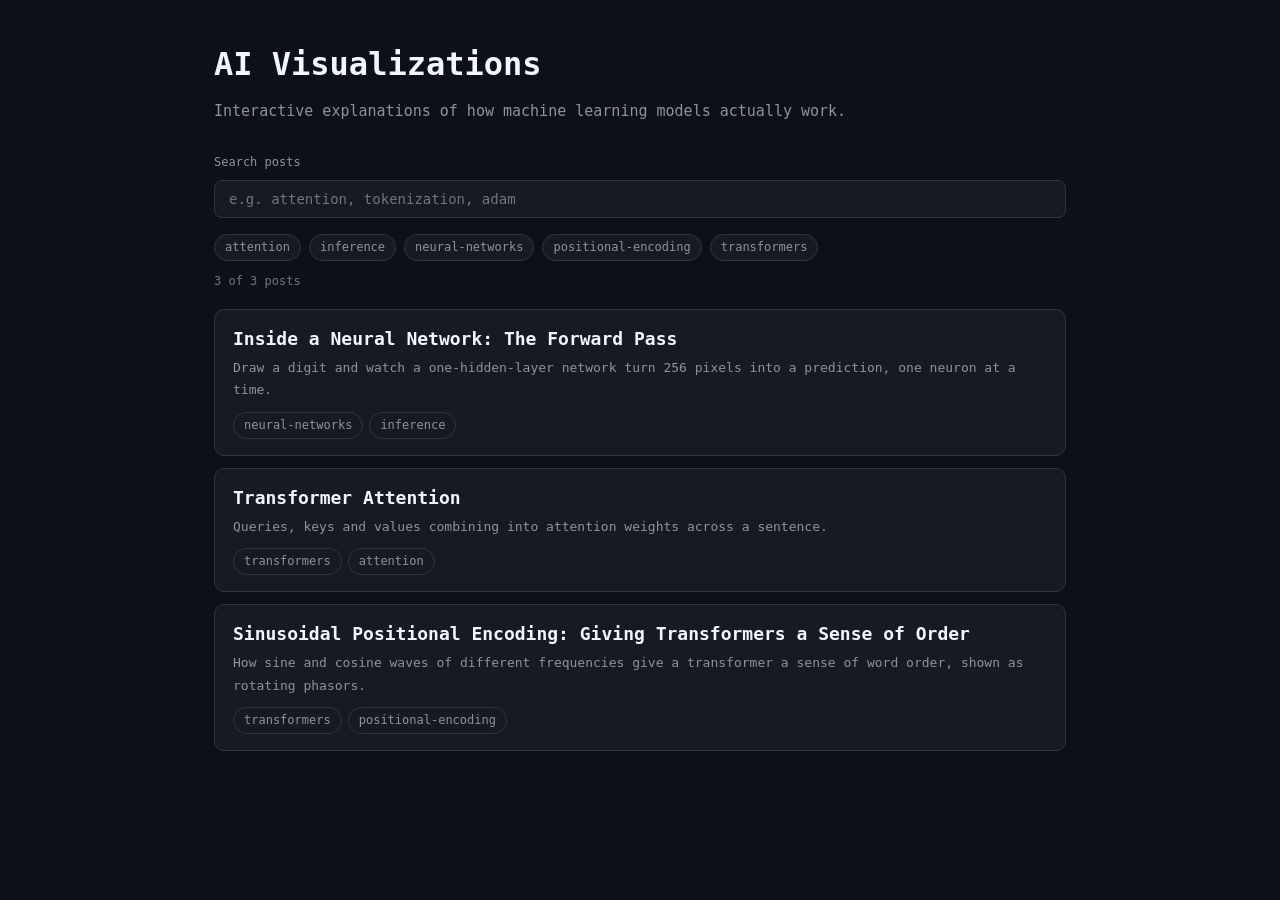
<file: index.html>
<!DOCTYPE html>
<html lang="en">
<head>
<meta charset="UTF-8">
<meta name="viewport" content="width=device-width, initial-scale=1">
<title>AI Visualizations</title>
<link rel="stylesheet" href="assets/blog.css">
</head>
<body>
<main id="home">
  <h1>AI Visualizations</h1>
  <p class="tagline">Interactive explanations of how machine learning models actually work.</p>

  <label class="search-label" for="search">Search posts</label>
  <input type="search" id="search" class="search" placeholder="e.g. attention, tokenization, adam" autocomplete="off">

  <div id="tag-bar" class="tag-bar"></div>
  <p id="result-count" class="result-count"></p>

  <div id="post-list" class="post-list"></div>

  <noscript>
    <p class="empty">Post search and tag filtering need JavaScript. Browse the folders directly instead.</p>
  </noscript>
</main>

<script defer src="assets/posts.js"></script>
<script defer src="assets/home.js"></script>
</body>
</html>
</file>
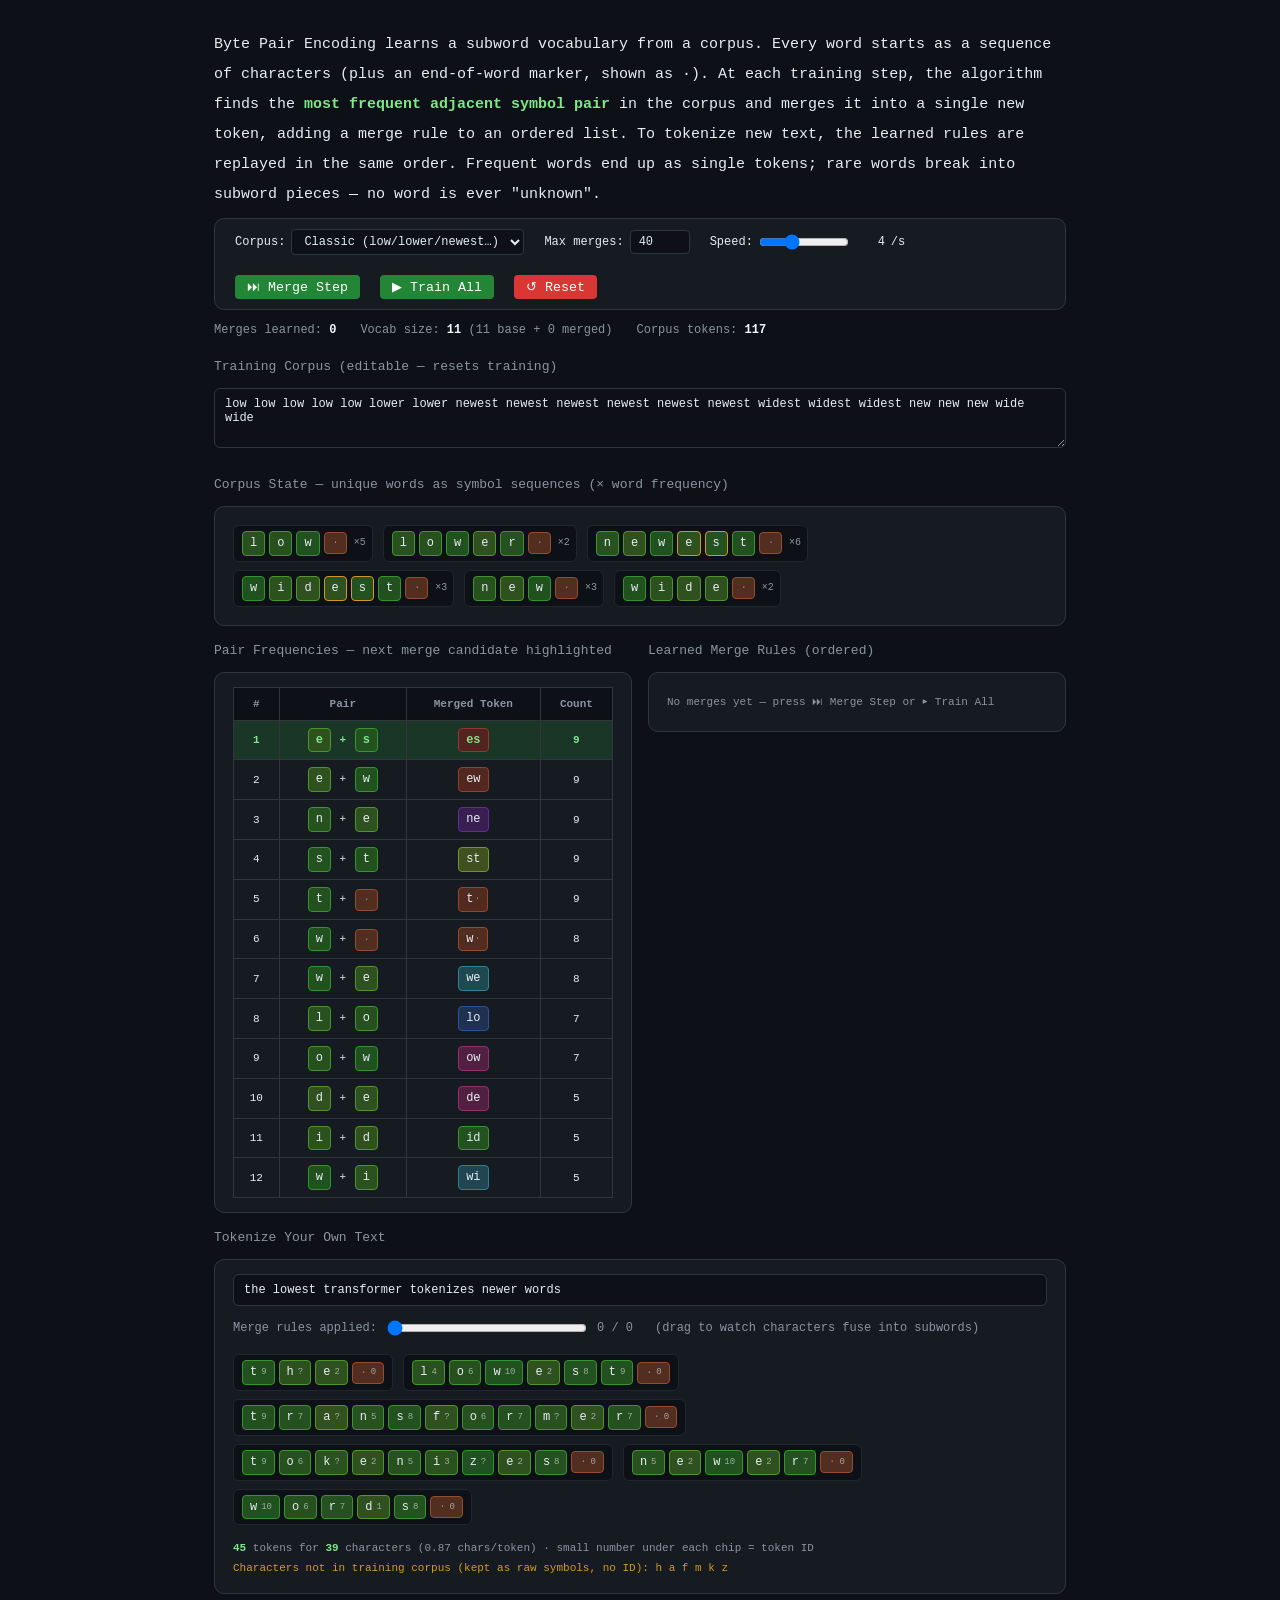
<file: bpe-tokenization/index.html>
<!DOCTYPE html>
<html lang="en">
<head>
<meta charset="UTF-8">
<title>AI Visualizations</title>
<link rel="stylesheet" href="../assets/blog.css">
<script defer src="../assets/posts.js"></script>
<script defer src="../assets/post-header.js"></script>
<style>
/* Post-specific. blog.css provides the base theme, article column and #controls. */
body { padding-bottom: 40px; }
#controls select, #controls input[type=number] { background: #0d1117; border: 1px solid #30363d; color: #e6edf3; padding: 4px 8px; border-radius: 4px; font-family: monospace; font-size: 12px; }
#controls input[type=number] { width: 60px; }
#controls button.reset { background: #da3633; }
#controls button.reset:hover { background: #f85149; }
.section { margin: 12px 0; }
.section-title { font-size: 13px; color: #8b949e; margin-bottom: 8px; }
.panel { background: #161b22; border: 1px solid #30363d; border-radius: 10px; padding: 14px 18px; }
textarea, input[type=text] {
  background: #0d1117; border: 1px solid #30363d; color: #e6edf3; padding: 8px 10px;
  border-radius: 6px; font-family: monospace; font-size: 12px; width: 100%; resize: vertical;
}
textarea:focus, input[type=text]:focus { outline: 1px solid #238636; }
.chip {
  display: inline-flex; align-items: center; padding: 3px 7px; border-radius: 4px; margin: 2px;
  font-size: 12px; border: 1px solid transparent; line-height: 1.4; white-space: pre;
}
.chip .eow { opacity: 0.45; font-size: 10px; margin-left: 1px; }
.chip.just-merged { border-color: #3fb950; box-shadow: 0 0 6px rgba(63,185,80,0.5); }
.chip.pair-hl { border-color: #d29922; }
.word-block { display: inline-flex; align-items: center; margin: 4px 10px 4px 0; padding: 3px 6px; background: #0d1117; border: 1px solid #21262d; border-radius: 6px; }
.word-freq { font-size: 10px; color: #8b949e; margin-left: 5px; }
.rule-chip {
  display: inline-flex; align-items: center; gap: 4px; padding: 3px 8px; margin: 3px;
  background: #0d1117; border: 1px solid #30363d; border-radius: 4px; font-size: 11px;
}
.rule-chip .rule-idx { color: #8b949e; font-size: 10px; }
.rule-chip.latest { border-color: #3fb950; }
table.pairs { border-collapse: collapse; font-size: 11px; width: 100%; }
table.pairs th, table.pairs td { padding: 5px 10px; border: 1px solid #30363d; text-align: center; }
table.pairs th { background: #0d1117; color: #8b949e; }
table.pairs tr.best td { background: rgba(35,134,54,0.25); color: #7ee787; font-weight: bold; }
#status-bar { display: flex; gap: 24px; flex-wrap: wrap; font-size: 12px; margin: 8px 0; color: #8b949e; }
#status-bar b { color: #f0f6fc; }
.stats { font-size: 11px; color: #8b949e; margin-top: 10px; line-height: 1.8; }
.stats b { color: #7ee787; }
.two-col { display: flex; gap: 16px; flex-wrap: wrap; }
.two-col > div { flex: 1 1 380px; }
#tok-slider-wrap { display: flex; align-items: center; gap: 10px; font-size: 12px; margin: 10px 0; color: #8b949e; }
#tok-slider-wrap input[type=range] { width: 200px; }
.msg { font-size: 11px; color: #d29922; margin-top: 6px; }
.tok-id { font-size: 9px; opacity: 0.6; margin-left: 4px; }
</style>
</head>
<body>
<article id="post">
  <p>
    Byte Pair Encoding learns a subword vocabulary from a corpus. Every word starts as a sequence of characters
    (plus an end-of-word marker, shown as <span style="color:#e6edf3">·</span>). At each training step, the algorithm finds the
    <strong style="color:#7ee787">most frequent adjacent symbol pair</strong> in the corpus and merges it into a single new token,
    adding a merge rule to an ordered list. To tokenize new text, the learned rules are replayed in the same order.
    Frequent words end up as single tokens; rare words break into subword pieces — no word is ever "unknown".
  </p>

<div id="controls">
  <label>Corpus: <select id="corpusSelect">
    <option value="classic">Classic (low/lower/newest…)</option>
    <option value="transformer">Transformer-ish</option>
    <option value="code">Code-like</option>
    <option value="custom">Custom (edit below)</option>
  </select></label>
  <label>Max merges: <input type="number" id="maxMerges" value="40" min="1" max="200"></label>
  <label>Speed: <input type="range" id="speedSlider" min="1" max="10" value="4" style="width:90px"><span id="speedVal">4</span>/s</label>
  <button id="stepBtn">⏭ Merge Step</button>
  <button id="trainBtn">▶ Train All</button>
  <button class="reset" id="resetBtn">↺ Reset</button>
</div>

<div id="status-bar">
  <span>Merges learned: <b id="st-merges">0</b></span>
  <span>Vocab size: <b id="st-vocab">0</b> (<span id="st-base">0</span> base + <span id="st-learned">0</span> merged)</span>
  <span>Corpus tokens: <b id="st-corpus-tokens">0</b></span>
  <span id="st-msg" style="color:#d29922"></span>
</div>

<div class="section">
  <div class="section-title">Training Corpus (editable — resets training)</div>
  <textarea id="corpusText" rows="3" spellcheck="false"></textarea>
</div>

<div class="section">
  <div class="section-title">Corpus State — unique words as symbol sequences (× word frequency)</div>
  <div class="panel" id="corpus-state"></div>
</div>

<div class="section two-col">
  <div>
    <div class="section-title">Pair Frequencies — next merge candidate highlighted</div>
    <div class="panel" id="pair-table"></div>
  </div>
  <div>
    <div class="section-title">Learned Merge Rules (ordered)</div>
    <div class="panel" id="rules-list"><span style="color:#8b949e;font-size:11px">No merges yet — press ⏭ Merge Step or ▶ Train All</span></div>
  </div>
</div>

<div class="section">
  <div class="section-title">Tokenize Your Own Text</div>
  <div class="panel">
    <input type="text" id="userText" spellcheck="false" value="the lowest transformer tokenizes newer words">
    <div id="tok-slider-wrap">
      <span>Merge rules applied:</span>
      <input type="range" id="tokSlider" min="0" max="0" value="0">
      <span id="tokSliderVal">0 / 0</span>
      <span style="margin-left:12px">(drag to watch characters fuse into subwords)</span>
    </div>
    <div id="tok-output"></div>
    <div class="stats" id="tok-stats"></div>
  </div>
</div>

</article>
<script>
// ------------------------------------------------------------------ corpora
const EOW = '</w>';
const corpora = {
  classic: 'low low low low low lower lower newest newest newest newest newest newest widest widest widest new new new wide wide',
  transformer: 'the transformer transforms tokens the tokenizer tokenizes the text attention attends to tokens the model models language learning learns the learned tokens',
  code: 'get_user set_user get_item set_item get_user_name set_user_name update_user update_item delete_user delete_item'
};

// ------------------------------------------------------------------ state
let words = [];        // [{ symbols: [...], freq }]
let rules = [];        // [[a, b], ...]  ordered merge rules
let baseVocab = [];    // base symbols
let lastMerged = null; // token string created by latest merge
let training = false, trainTimer = null;

function buildWordFreqs(text) {
  const freqs = new Map();
  text.trim().split(/\s+/).filter(w => w.length).forEach(w => freqs.set(w, (freqs.get(w) || 0) + 1));
  return [...freqs.entries()].map(([w, f]) => ({ symbols: [...w, EOW], freq: f }));
}

function countPairs() {
  const counts = new Map();
  for (const { symbols, freq } of words) {
    for (let i = 0; i < symbols.length - 1; i++) {
      const key = symbols[i] + '\u0000' + symbols[i + 1];
      counts.set(key, (counts.get(key) || 0) + freq);
    }
  }
  return [...counts.entries()]
    .map(([k, c]) => { const [a, b] = k.split('\u0000'); return { a, b, count: c }; })
    .sort((x, y) => y.count - x.count || (x.a + x.b).localeCompare(y.a + y.b));
}

function applyMerge(symbols, a, b) {
  const out = [];
  let i = 0;
  while (i < symbols.length) {
    if (i < symbols.length - 1 && symbols[i] === a && symbols[i + 1] === b) {
      out.push(a + b); i += 2;
    } else {
      out.push(symbols[i]); i += 1;
    }
  }
  return out;
}

function mergeStep() {
  const pairs = countPairs();
  const best = pairs.find(p => p.count >= 2);
  if (!best) {
    setMsg('No pair occurs more than once — training converged.');
    stopTraining();
    return false;
  }
  words = words.map(w => ({ symbols: applyMerge(w.symbols, best.a, best.b), freq: w.freq }));
  rules.push([best.a, best.b]);
  lastMerged = best.a + best.b;
  setMsg('');
  return true;
}

// ------------------------------------------------------------------ vocab & colors
function computeBaseVocab() {
  const set = new Set();
  // base = individual chars of original words + EOW
  document.getElementById('corpusText').value.trim().split(/\s+/).forEach(w => [...w].forEach(c => set.add(c)));
  set.add(EOW);
  baseVocab = [...set].sort();
}

function fullVocab() {
  return [...baseVocab, ...rules.map(([a, b]) => a + b)];
}

function tokenId(tok) {
  const v = fullVocab();
  return v.indexOf(tok);
}

function tokenColor(tok) {
  let h = 0;
  for (let i = 0; i < tok.length; i++) h = (h * 31 + tok.charCodeAt(i)) >>> 0;
  const hue = h % 360;
  return { bg: `hsl(${hue}, 45%, 22%)`, border: `hsl(${hue}, 55%, 38%)` };
}

function chipHTML(tok, extraClass = '', showId = false) {
  const { bg, border } = tokenColor(tok);
  const display = tok.replace(EOW, '<span class="eow">·</span>');
  const idPart = showId ? `<span class="tok-id">${tokenId(tok) >= 0 ? tokenId(tok) : '?'}</span>` : '';
  return `<span class="chip ${extraClass}" style="background:${bg};border-color:${extraClass ? '' : border}">${display}${idPart}</span>`;
}

// ------------------------------------------------------------------ rendering
function setMsg(m) { document.getElementById('st-msg').textContent = m; }

function renderStatus() {
  document.getElementById('st-merges').textContent = rules.length;
  document.getElementById('st-base').textContent = baseVocab.length;
  document.getElementById('st-learned').textContent = rules.length;
  document.getElementById('st-vocab').textContent = baseVocab.length + rules.length;
  const total = words.reduce((s, w) => s + w.symbols.length * w.freq, 0);
  document.getElementById('st-corpus-tokens').textContent = total;
}

function renderCorpusState() {
  const pairs = countPairs();
  const best = pairs.find(p => p.count >= 2);
  let html = '';
  for (const { symbols, freq } of words) {
    let chips = '';
    for (let i = 0; i < symbols.length; i++) {
      let cls = '';
      if (symbols[i] === lastMerged) cls = 'just-merged';
      else if (best && i < symbols.length - 1 && symbols[i] === best.a && symbols[i + 1] === best.b) cls = 'pair-hl';
      else if (best && i > 0 && symbols[i - 1] === best.a && symbols[i] === best.b) cls = 'pair-hl';
      chips += chipHTML(symbols[i], cls);
    }
    html += `<span class="word-block">${chips}<span class="word-freq">×${freq}</span></span>`;
  }
  document.getElementById('corpus-state').innerHTML = html ||
    '<span style="color:#8b949e;font-size:11px">Corpus is empty</span>';
}

function renderPairTable() {
  const pairs = countPairs().slice(0, 12);
  if (!pairs.length) {
    document.getElementById('pair-table').innerHTML = '<span style="color:#8b949e;font-size:11px">No pairs left</span>';
    return;
  }
  const bestIdx = pairs.findIndex(p => p.count >= 2);
  let html = '<table class="pairs"><tr><th>#</th><th>Pair</th><th>Merged Token</th><th>Count</th></tr>';
  pairs.forEach((p, i) => {
    const cls = i === bestIdx ? 'best' : '';
    html += `<tr class="${cls}"><td>${i + 1}</td>` +
      `<td>${chipHTML(p.a)} + ${chipHTML(p.b)}</td>` +
      `<td>${chipHTML(p.a + p.b)}</td><td>${p.count}</td></tr>`;
  });
  html += '</table>';
  document.getElementById('pair-table').innerHTML = html;
}

function renderRules() {
  if (!rules.length) {
    document.getElementById('rules-list').innerHTML =
      '<span style="color:#8b949e;font-size:11px">No merges yet — press ⏭ Merge Step or ▶ Train All</span>';
    return;
  }
  document.getElementById('rules-list').innerHTML = rules.map(([a, b], i) =>
    `<span class="rule-chip ${i === rules.length - 1 ? 'latest' : ''}">` +
    `<span class="rule-idx">${i + 1}.</span>${chipHTML(a)}+${chipHTML(b)}→${chipHTML(a + b)}</span>`
  ).join('');
}

function renderTokenize() {
  const slider = document.getElementById('tokSlider');
  const wasMax = +slider.value === +slider.max;
  slider.max = rules.length;
  if (wasMax) slider.value = rules.length;
  const k = Math.min(+slider.value, rules.length);
  document.getElementById('tokSliderVal').textContent = `${k} / ${rules.length}`;

  const text = document.getElementById('userText').value;
  const userWords = text.trim().split(/\s+/).filter(w => w.length);
  let html = '', totalTokens = 0, totalChars = 0, unknownChars = new Set();

  for (const w of userWords) {
    let symbols = [...w, EOW];
    [...w].forEach(c => { if (!baseVocab.includes(c)) unknownChars.add(c); });
    for (let r = 0; r < k; r++) symbols = applyMerge(symbols, rules[r][0], rules[r][1]);
    totalTokens += symbols.length;
    totalChars += w.length;
    html += `<span class="word-block">${symbols.map(s => chipHTML(s, '', true)).join('')}</span>`;
  }
  document.getElementById('tok-output').innerHTML = html ||
    '<span style="color:#8b949e;font-size:11px">Type some text above</span>';

  let stats = userWords.length
    ? `<b>${totalTokens}</b> tokens for <b>${totalChars}</b> characters ` +
      `(${(totalChars / Math.max(totalTokens, 1)).toFixed(2)} chars/token) · small number under each chip = token ID`
    : '';
  if (unknownChars.size) {
    stats += `<br><span style="color:#d29922">Characters not in training corpus (kept as raw symbols, no ID): ${[...unknownChars].join(' ')}</span>`;
  }
  document.getElementById('tok-stats').innerHTML = stats;
}

function renderAll() {
  renderStatus(); renderCorpusState(); renderPairTable(); renderRules(); renderTokenize();
}

// ------------------------------------------------------------------ training control
function stopTraining() {
  training = false;
  if (trainTimer) { clearInterval(trainTimer); trainTimer = null; }
  document.getElementById('trainBtn').textContent = '▶ Train All';
}

function startTraining() {
  training = true;
  document.getElementById('trainBtn').textContent = '⏸ Pause';
  const stepsPerSec = +document.getElementById('speedSlider').value;
  trainTimer = setInterval(() => {
    const maxM = +document.getElementById('maxMerges').value;
    if (rules.length >= maxM) { setMsg(`Reached max merges (${maxM}).`); stopTraining(); renderAll(); return; }
    if (!mergeStep()) { renderAll(); return; }
    renderAll();
  }, 1000 / stepsPerSec);
}

function reset() {
  stopTraining();
  rules = []; lastMerged = null;
  words = buildWordFreqs(document.getElementById('corpusText').value);
  computeBaseVocab();
  setMsg('');
  document.getElementById('tokSlider').value = 0;
  renderAll();
}

// ------------------------------------------------------------------ events
document.getElementById('corpusSelect').addEventListener('change', e => {
  if (e.target.value !== 'custom') {
    document.getElementById('corpusText').value = corpora[e.target.value];
  }
  reset();
});
document.getElementById('corpusText').addEventListener('input', () => {
  document.getElementById('corpusSelect').value = 'custom';
  reset();
});
document.getElementById('stepBtn').addEventListener('click', () => {
  stopTraining();
  const maxM = +document.getElementById('maxMerges').value;
  if (rules.length >= maxM) { setMsg(`Reached max merges (${maxM}).`); return; }
  mergeStep(); renderAll();
});
document.getElementById('trainBtn').addEventListener('click', () => {
  if (training) { stopTraining(); return; }
  startTraining();
});
document.getElementById('resetBtn').addEventListener('click', reset);
document.getElementById('speedSlider').addEventListener('input', e => {
  document.getElementById('speedVal').textContent = e.target.value;
  if (training) { stopTraining(); startTraining(); }
});
document.getElementById('tokSlider').addEventListener('input', renderTokenize);
document.getElementById('userText').addEventListener('input', renderTokenize);
document.getElementById('maxMerges').addEventListener('input', () => setMsg(''));

// ------------------------------------------------------------------ init
document.getElementById('corpusText').value = corpora.classic;
reset();
</script>
</body>
</html>
</file>
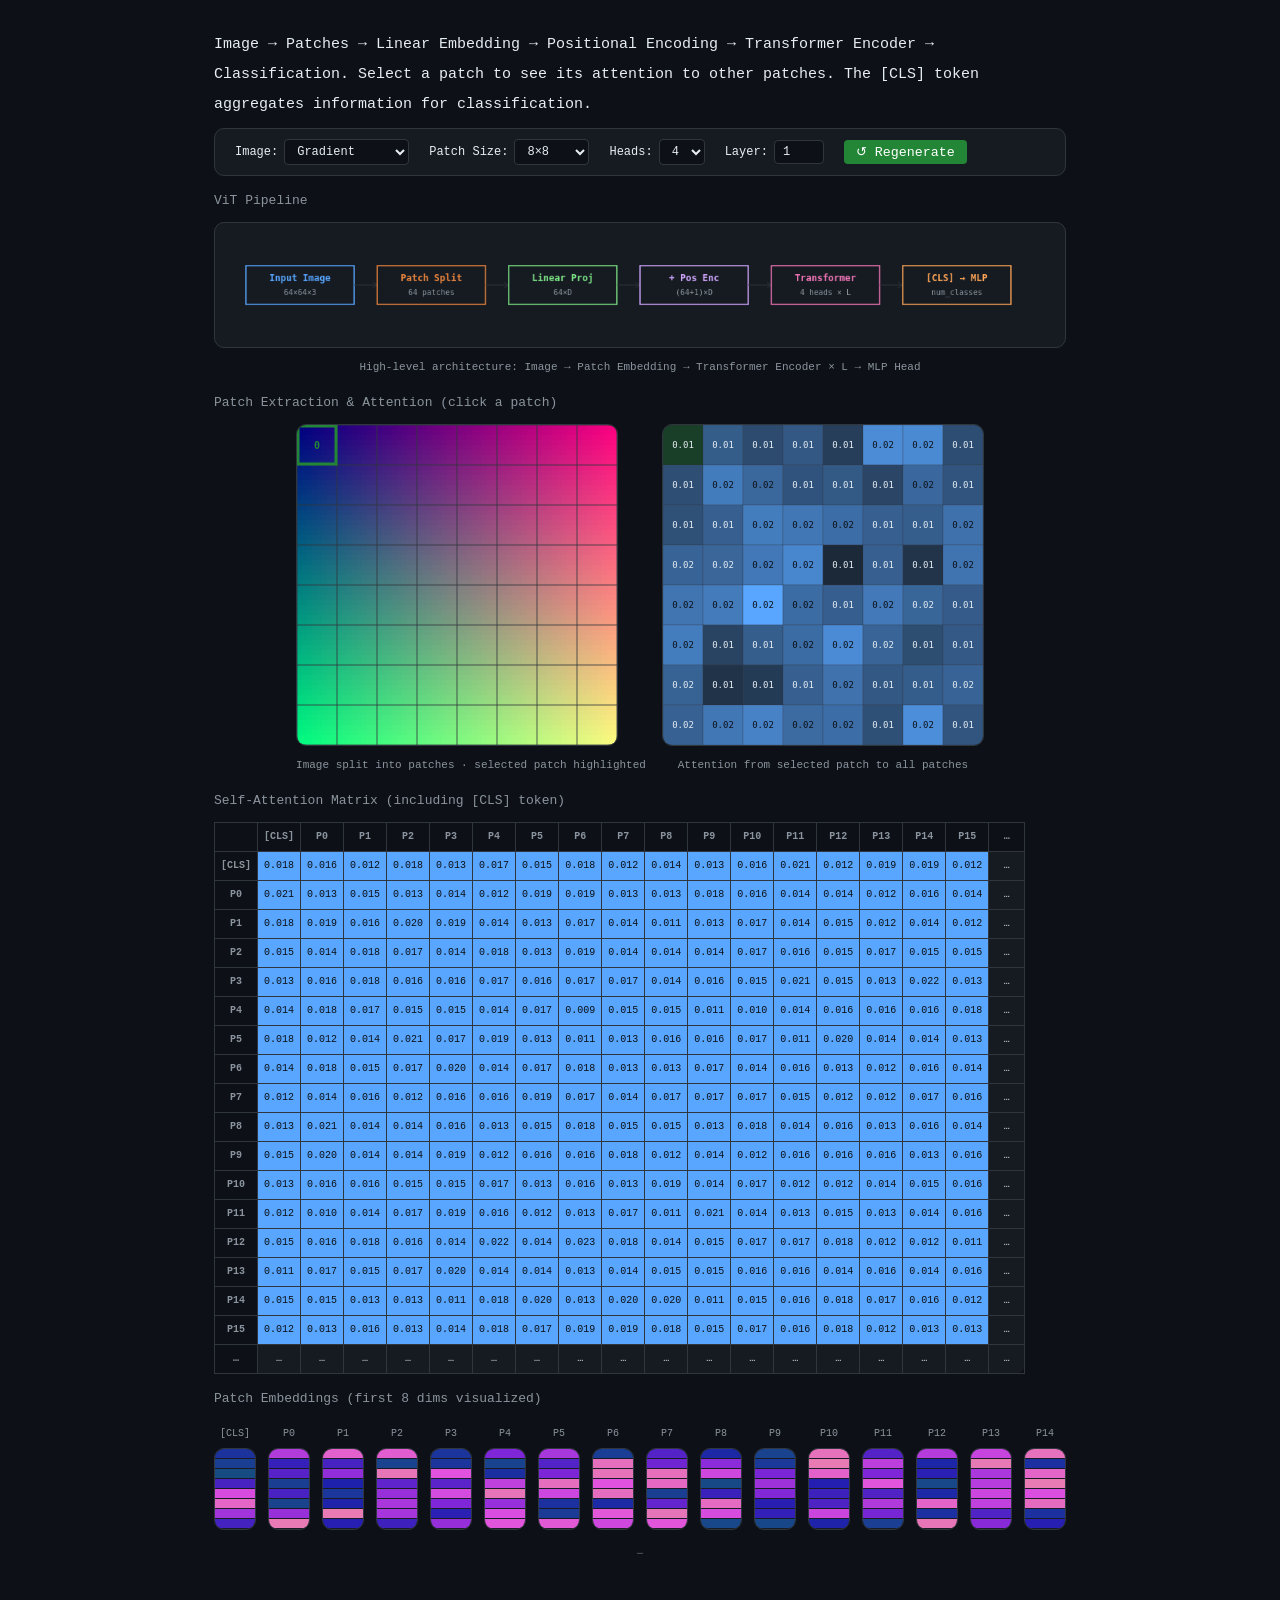
<file: vision-transformer/index.html>
<!DOCTYPE html>
<html lang="en">
<head>
<meta charset="UTF-8">
<title>AI Visualizations</title>
<link rel="stylesheet" href="../assets/blog.css">
<script defer src="../assets/posts.js"></script>
<script defer src="../assets/post-header.js"></script>
<style>
/* Post-specific. blog.css provides the base theme, article column and #controls. */
body { padding-bottom: 40px; }
#controls select, #controls input[type=number] { background: #0d1117; border: 1px solid #30363d; color: #e6edf3; padding: 4px 8px; border-radius: 4px; font-family: monospace; font-size: 12px; }
#controls input[type=number] { width: 50px; }
.section { margin: 12px 0; }
.section-title { font-size: 13px; color: #8b949e; margin-bottom: 8px; }
canvas { position: static; max-width: 100%; background: #161b22; border: 1px solid #30363d; border-radius: 10px; }
.container { display: flex; gap: 16px; flex-wrap: wrap; justify-content: center; }
.info { text-align: center; margin-top: 8px; font-size: 11px; color: #8b949e; }
#pipeline { overflow-x: auto; }
#pipeline-canvas { min-width: 100%; }
.attn-wrap { display: flex; gap: 16px; flex-wrap: wrap; justify-content: center; align-items: flex-start; }
#patch-canvas { cursor: crosshair; }
#attn-matrix { border-collapse: collapse; font-size: 10px; background: #161b22; border: 1px solid #30363d; border-radius: 10px; }
#attn-matrix th, #attn-matrix td { padding: 4px 6px; border: 1px solid #30363d; text-align: center; min-width: 36px; }
#attn-matrix th { background: #0d1117; color: #8b949e; }
#embeddings { display: flex; gap: 12px; flex-wrap: wrap; justify-content: center; margin-top: 12px; }
.emb-block { text-align: center; }
.emb-label { font-size: 10px; color: #8b949e; margin-bottom: 4px; }
</style>
</head>
<body>
<article id="post">
  <p>Image → Patches → Linear Embedding → Positional Encoding → Transformer Encoder → Classification. Select a patch to see its attention to other patches. The [CLS] token aggregates information for classification.</p>
<div id="controls">
  <label>Image: <select id="imageSelect">
    <option value="gradient">Gradient</option>
    <option value="checkerboard">Checkerboard</option>
    <option value="circles">Circles</option>
    <option value="noise">Random Noise</option>
    <option value="stripes">Stripes</option>
  </select></label>
  <label>Patch Size: <select id="patchSize">
    <option value="4">4×4</option>
    <option value="8" selected>8×8</option>
    <option value="16">16×16</option>
  </select></label>
  <label>Heads: <select id="numHeads">
    <option value="1">1</option>
    <option value="2">2</option>
    <option value="4" selected>4</option>
  </select></label>
  <label>Layer: <input type="number" id="layerIdx" value="1" min="1" max="6"></label>
  <button id="regenerate">↺ Regenerate</button>
</div>

<div class="section">
  <div class="section-title">ViT Pipeline</div>
  <div id="pipeline"><canvas id="pipeline-canvas" width="1100" height="160"></canvas></div>
  <div class="info">High-level architecture: Image → Patch Embedding → Transformer Encoder × L → MLP Head</div>
</div>

<div class="section">
  <div class="section-title">Patch Extraction & Attention (click a patch)</div>
  <div class="attn-wrap">
    <div>
      <canvas id="patch-canvas" width="320" height="320"></canvas>
      <div class="info">Image split into patches · selected patch highlighted</div>
    </div>
    <div>
      <canvas id="attn-canvas" width="320" height="320"></canvas>
      <div class="info">Attention from selected patch to all patches</div>
    </div>
  </div>
</div>

<div class="section">
  <div class="section-title">Self-Attention Matrix (including [CLS] token)</div>
  <div style="overflow-x:auto;" id="matrix-container"></div>
</div>

<div class="section">
  <div class="section-title">Patch Embeddings (first 8 dims visualized)</div>
  <div id="embeddings"></div>
</div>

</article>
<script>
const IMG_SIZE = 64;
let patchSize = 8, numHeads = 4, selectedPatch = 0;
let imageData = null, patches = [], numPatches = 0, gridSize = 0;
let attentionWeights = [], embeddings = [];

function generateImage(type) {
  const c = document.createElement('canvas');
  c.width = c.height = IMG_SIZE;
  const ctx = c.getContext('2d');
  const id = ctx.createImageData(IMG_SIZE, IMG_SIZE);
  for (let y = 0; y < IMG_SIZE; y++) for (let x = 0; x < IMG_SIZE; x++) {
    const i = (y * IMG_SIZE + x) * 4;
    let r, g, b;
    if (type === 'gradient') { r = (x / IMG_SIZE) * 255; g = (y / IMG_SIZE) * 255; b = 128; }
    else if (type === 'checkerboard') { const v = ((Math.floor(x / 8) + Math.floor(y / 8)) % 2) * 255; r = g = b = v; }
    else if (type === 'circles') { const d = Math.hypot(x - 32, y - 32); r = Math.sin(d * 0.3) * 127 + 128; g = Math.cos(d * 0.2) * 127 + 128; b = 100; }
    else if (type === 'noise') { r = Math.random() * 255; g = Math.random() * 255; b = Math.random() * 255; }
    else { r = Math.sin(x * 0.2) * 127 + 128; g = Math.sin(y * 0.15) * 127 + 128; b = 180; }
    id.data[i] = r; id.data[i+1] = g; id.data[i+2] = b; id.data[i+3] = 255;
  }
  ctx.putImageData(id, 0, 0);
  return ctx.getImageData(0, 0, IMG_SIZE, IMG_SIZE);
}

function extractPatches() {
  gridSize = IMG_SIZE / patchSize;
  numPatches = gridSize * gridSize;
  patches = [];
  for (let py = 0; py < gridSize; py++) for (let px = 0; px < gridSize; px++) {
    const patch = [];
    for (let y = 0; y < patchSize; y++) for (let x = 0; x < patchSize; x++) {
      const i = ((py * patchSize + y) * IMG_SIZE + (px * patchSize + x)) * 4;
      patch.push(imageData.data[i], imageData.data[i+1], imageData.data[i+2]);
    }
    patches.push(patch);
  }
}

function softmax(arr) {
  const max = Math.max(...arr);
  const exps = arr.map(x => Math.exp(x - max));
  const sum = exps.reduce((a, b) => a + b);
  return exps.map(x => x / sum);
}

function generateAttention() {
  const n = numPatches + 1; // +1 for [CLS]
  const dK = 8;
  attentionWeights = [];
  for (let h = 0; h < numHeads; h++) {
    const Q = Array.from({length: n}, () => Array.from({length: dK}, () => Math.random() * 2 - 1));
    const K = Array.from({length: n}, () => Array.from({length: dK}, () => Math.random() * 2 - 1));
    const scores = [];
    const scale = Math.sqrt(dK);
    for (let i = 0; i < n; i++) {
      const row = [];
      for (let j = 0; j < n; j++) {
        let dot = 0;
        for (let d = 0; d < dK; d++) dot += Q[i][d] * K[j][d];
        row.push(dot / scale);
      }
      scores.push(softmax(row));
    }
    attentionWeights.push(scores);
  }
  // Average across heads
  const avg = Array.from({length: n}, (_, i) => Array.from({length: n}, (_, j) => {
    let s = 0; for (let h = 0; h < numHeads; h++) s += attentionWeights[h][i][j];
    return s / numHeads;
  }));
  attentionWeights.avg = avg;
}

function generateEmbeddings() {
  embeddings = [];
  const dim = 8;
  for (let i = 0; i <= numPatches; i++) {
    embeddings.push(Array.from({length: dim}, () => Math.random() * 2 - 1));
  }
}

function drawPipeline() {
  const c = document.getElementById('pipeline-canvas');
  const ctx = c.getContext('2d');
  ctx.clearRect(0, 0, c.width, c.height);
  const stages = [
    { label: 'Input Image', sub: `${IMG_SIZE}×${IMG_SIZE}×3`, color: '#58a6ff' },
    { label: 'Patch Split', sub: `${numPatches} patches`, color: '#f0883e' },
    { label: 'Linear Proj', sub: `${numPatches}×D`, color: '#7ee787' },
    { label: '+ Pos Enc', sub: `(${numPatches}+1)×D`, color: '#d2a8ff' },
    { label: 'Transformer', sub: `${numHeads} heads × L`, color: '#f778ba' },
    { label: '[CLS] → MLP', sub: 'num_classes', color: '#ffa657' },
  ];
  const boxW = 140, boxH = 50, gap = 30, startX = 40, startY = 55;
  stages.forEach((s, i) => {
    const x = startX + i * (boxW + gap);
    ctx.strokeStyle = s.color; ctx.lineWidth = 1.5;
    ctx.strokeRect(x, startY, boxW, boxH);
    ctx.fillStyle = s.color; ctx.font = 'bold 12px monospace'; ctx.textAlign = 'center';
    ctx.fillText(s.label, x + boxW / 2, startY + 20);
    ctx.fillStyle = '#8b949e'; ctx.font = '10px monospace';
    ctx.fillText(s.sub, x + boxW / 2, startY + 38);
    if (i < stages.length - 1) {
      ctx.strokeStyle = '#30363d'; ctx.lineWidth = 1;
      ctx.beginPath(); ctx.moveTo(x + boxW, startY + boxH / 2);
      ctx.lineTo(x + boxW + gap, startY + boxH / 2); ctx.stroke();
      ctx.beginPath(); ctx.moveTo(x + boxW + gap - 6, startY + boxH / 2 - 4);
      ctx.lineTo(x + boxW + gap, startY + boxH / 2);
      ctx.lineTo(x + boxW + gap - 6, startY + boxH / 2 + 4); ctx.stroke();
    }
  });
}

function drawPatches() {
  const c = document.getElementById('patch-canvas');
  const ctx = c.getContext('2d');
  const scale = 320 / IMG_SIZE;
  ctx.clearRect(0, 0, 320, 320);
  // Draw image scaled up
  const tempC = document.createElement('canvas');
  tempC.width = tempC.height = IMG_SIZE;
  tempC.getContext('2d').putImageData(imageData, 0, 0);
  ctx.imageSmoothingEnabled = false;
  ctx.drawImage(tempC, 0, 0, 320, 320);
  // Draw grid
  ctx.strokeStyle = 'rgba(48,54,61,0.8)'; ctx.lineWidth = 1;
  for (let i = 0; i <= gridSize; i++) {
    const pos = i * patchSize * scale;
    ctx.beginPath(); ctx.moveTo(pos, 0); ctx.lineTo(pos, 320); ctx.stroke();
    ctx.beginPath(); ctx.moveTo(0, pos); ctx.lineTo(320, pos); ctx.stroke();
  }
  // Highlight selected patch
  const px = (selectedPatch % gridSize) * patchSize * scale;
  const py = Math.floor(selectedPatch / gridSize) * patchSize * scale;
  ctx.strokeStyle = '#238636'; ctx.lineWidth = 3;
  ctx.strokeRect(px + 1, py + 1, patchSize * scale - 2, patchSize * scale - 2);
  // Patch number
  ctx.fillStyle = '#238636'; ctx.font = 'bold 10px monospace'; ctx.textAlign = 'center';
  ctx.fillText(selectedPatch, px + patchSize * scale / 2, py + patchSize * scale / 2 + 4);
}

function drawAttention() {
  const c = document.getElementById('attn-canvas');
  const ctx = c.getContext('2d');
  const scale = 320 / IMG_SIZE;
  ctx.clearRect(0, 0, 320, 320);
  // +1 offset because index 0 is [CLS] in attention matrix
  const attnRow = attentionWeights.avg[selectedPatch + 1];
  // Get attention to patches (skip CLS at index 0)
  const patchAttn = attnRow.slice(1);
  const maxA = Math.max(...patchAttn), minA = Math.min(...patchAttn);
  const range = maxA - minA || 1;
  for (let i = 0; i < numPatches; i++) {
    const norm = (patchAttn[i] - minA) / range;
    const px = (i % gridSize) * patchSize * scale;
    const py = Math.floor(i / gridSize) * patchSize * scale;
    const alpha = 0.1 + norm * 0.9;
    ctx.fillStyle = i === selectedPatch
      ? `rgba(35,134,54,${alpha})`
      : `rgba(88,166,255,${alpha})`;
    ctx.fillRect(px, py, patchSize * scale, patchSize * scale);
    ctx.strokeStyle = 'rgba(48,54,61,0.5)'; ctx.lineWidth = 0.5;
    ctx.strokeRect(px, py, patchSize * scale, patchSize * scale);
    // Show value
    ctx.fillStyle = norm > 0.5 ? '#0d1117' : '#e6edf3';
    ctx.font = '9px monospace'; ctx.textAlign = 'center';
    ctx.fillText(patchAttn[i].toFixed(2), px + patchSize * scale / 2, py + patchSize * scale / 2 + 3);
  }
}

function drawMatrix() {
  const n = numPatches + 1;
  const avg = attentionWeights.avg;
  const labels = ['[CLS]', ...Array.from({length: numPatches}, (_, i) => `P${i}`)];
  // Only show subset if too many patches
  const show = Math.min(n, 17);
  let html = '<table id="attn-matrix"><tr><th></th>';
  for (let j = 0; j < show; j++) html += `<th>${labels[j]}</th>`;
  if (show < n) html += '<th>…</th>';
  html += '</tr>';
  for (let i = 0; i < show; i++) {
    html += `<tr><th>${labels[i]}</th>`;
    for (let j = 0; j < show; j++) {
      const v = avg[i][j];
      const t = v * numPatches; // Scale for color intensity since values sum to 1
      const intensity = Math.min(t * 3, 1);
      const r = Math.round(intensity * 88 + (1 - intensity) * 13);
      const g = Math.round(intensity * 166 + (1 - intensity) * 17);
      const b = Math.round(intensity * 255 + (1 - intensity) * 23);
      const fg = intensity > 0.6 ? '#0d1117' : '#e6edf3';
      html += `<td style="background:rgb(${r},${g},${b});color:${fg}">${v.toFixed(3)}</td>`;
    }
    if (show < n) html += '<td>…</td>';
    html += '</tr>';
  }
  if (show < n) html += `<tr><th>…</th>${'<td>…</td>'.repeat(show + 1)}</tr>`;
  html += '</table>';
  document.getElementById('matrix-container').innerHTML = html;
}

function drawEmbeddings() {
  const container = document.getElementById('embeddings');
  const show = Math.min(numPatches + 1, 16);
  let html = '';
  for (let i = 0; i < show; i++) {
    const label = i === 0 ? '[CLS]' : `P${i-1}`;
    html += `<div class="emb-block"><div class="emb-label">${label}</div><canvas class="emb-canvas" width="40" height="80" data-idx="${i}"></canvas></div>`;
  }
  if (show < numPatches + 1) html += `<div class="emb-block"><div class="emb-label">…</div></div>`;
  container.innerHTML = html;
  document.querySelectorAll('.emb-canvas').forEach(c => {
    const ctx = c.getContext('2d');
    const idx = parseInt(c.dataset.idx);
    const emb = embeddings[idx];
    const barH = 80 / emb.length;
    emb.forEach((v, d) => {
      const norm = (v + 1) / 2; // map [-1,1] to [0,1]
      ctx.fillStyle = `hsl(${210 + norm * 120}, 70%, ${30 + norm * 40}%)`;
      ctx.fillRect(0, d * barH, 40, barH - 1);
    });
  });
}

function drawAll() {
  patchSize = parseInt(document.getElementById('patchSize').value);
  numHeads = parseInt(document.getElementById('numHeads').value);
  imageData = generateImage(document.getElementById('imageSelect').value);
  extractPatches();
  selectedPatch = Math.min(selectedPatch, numPatches - 1);
  generateAttention();
  generateEmbeddings();
  drawPipeline();
  drawPatches();
  drawAttention();
  drawMatrix();
  drawEmbeddings();
}

document.getElementById('patch-canvas').addEventListener('click', e => {
  const rect = e.target.getBoundingClientRect();
  const x = e.clientX - rect.left, y = e.clientY - rect.top;
  const scale = 320 / IMG_SIZE;
  const px = Math.floor(x / (patchSize * scale));
  const py = Math.floor(y / (patchSize * scale));
  if (px >= 0 && px < gridSize && py >= 0 && py < gridSize) {
    selectedPatch = py * gridSize + px;
    drawPatches();
    drawAttention();
    drawMatrix();
  }
});

document.getElementById('imageSelect').addEventListener('change', drawAll);
document.getElementById('patchSize').addEventListener('change', drawAll);
document.getElementById('numHeads').addEventListener('change', drawAll);
document.getElementById('layerIdx').addEventListener('change', () => { generateAttention(); drawAttention(); drawMatrix(); });
document.getElementById('regenerate').addEventListener('click', drawAll);

drawAll();
</script>
</body>
</html>
</file>
<file: assets/blog.css>
/* Shared styles for the home page and post pages.
   Linked from: index.html, sinusoidal-positional-encoding-transformers/index.html */

/* ---------------------------------------------- Base */
* { margin: 0; padding: 0; box-sizing: border-box; }
body { background: #0d1117; color: #e6edf3; font-family: monospace; overflow-x: hidden; }

/* Shared content column. Widgets live inside <article id="post">, so they
   inherit this width and need no sizing of their own. */
:root {
  --content-width: 900px;
  --content-gutter: 24px;
}

/* ---------------------------------------------- Article */
#post {
  max-width: var(--content-width);
  margin: 0 auto;
  padding: 16px var(--content-gutter) 12px;
  font-size: 15px;
  color: #e6edf3;
  line-height: 2;
}
#post h1 { font-size: 32px; margin-bottom: 10px; color: #f0f6fc; }
#post h2 { font-size: 28px; margin-top: 20px; color: #f0f6fc; }
#post h3 { font-size: 21px; margin-top: 18px; color: #f0f6fc; }
#post p { margin-top: 14px; }
#post h2 + p,
#post h3 + p { margin-top: 6px; }

/* ---------------------------------------------- Controls */
#controls {
  background: #161b22; padding: 10px 20px; display: flex; gap: 20px; align-items: center; flex-wrap: wrap;
  border: 1px solid #30363d; border-radius: 10px;
  margin: 8px 0;
}
#controls label { font-size: 12px; display: flex; align-items: center; gap: 6px; }
#controls input[type=range] { width: 100px; }
#controls span { min-width: 30px; text-align: right; }
#controls button { background: #238636; border: none; color: #fff; padding: 4px 12px; border-radius: 4px; cursor: pointer; font-family: monospace; }
#controls button:hover { background: #2ea043; }

/* ---------------------------------------------- Canvas */
#canvas-wrap { overflow-x: scroll; overflow-y: hidden; position: relative; min-height: 300px; }
#spacer { height: 1px; }
canvas { display: block; position: sticky; left: 0; top: 0; }

/* ---------------------------------------------- Token text */
#text-section { padding: 12px 0; font-size: 13px; line-height: 1.8; }
#text-section .text-box { background: #161b22; border: 1px solid #30363d; border-radius: 10px; padding: 14px 18px; white-space: normal; word-wrap: break-word; }
#text-section .word { display: inline; padding: 2px 4px; border-radius: 3px; }
#text-section .word.active { background: #238636; color: #fff; }

/* ---------------------------------------------- Tags (shared) */
.tag, .tag-chip {
  display: inline-block;
  background: #161b22;
  border: 1px solid #30363d;
  border-radius: 999px;
  padding: 3px 10px;
  font-family: monospace;
  font-size: 12px;
  color: #8b949e;
  text-decoration: none;
  line-height: 1.6;
}
a.tag:hover, .tag-chip:hover { border-color: #58a6ff; color: #e6edf3; }
.tag.active, .tag-chip.active {
  background: #238636;
  border-color: #2ea043;
  color: #fff;
}
.tag-chip { cursor: pointer; }
.tag-chip.clear { background: transparent; border-style: dashed; }

/* ---------------------------------------------- Post header (from posts.js) */
#post .post-header {
  margin-bottom: 22px;
  padding-bottom: 18px;
  border-bottom: 1px solid #21262d;
}
#post .post-header h1 { margin-top: 4px; line-height: 1.25; }
#post .subtitle {
  margin-top: 8px;
  font-size: 18px;
  line-height: 1.6;
  color: #8b949e;
}
#post .post-metadata {
  display: flex;
  flex-wrap: wrap;
  gap: 8px;
  align-items: center;
  margin-top: 14px;
}
#post .back-link {
  display: inline-block;
  color: #58a6ff;
  text-decoration: none;
  font-size: 12px;
}
#post .back-link:hover { text-decoration: underline; }

/* ---------------------------------------------- Home page */
#home {
  max-width: var(--content-width);
  margin: 0 auto;
  padding: 32px var(--content-gutter) 48px;
  font-size: 15px;
  color: #e6edf3;
  line-height: 2;
}
#home h1 { font-size: 32px; color: #f0f6fc; }
#home .tagline { color: #8b949e; margin-bottom: 24px; }

#home .search-label {
  display: block;
  font-size: 12px;
  color: #8b949e;
  margin-bottom: 6px;
}
#home .search {
  width: 100%;
  background: #161b22;
  border: 1px solid #30363d;
  border-radius: 8px;
  padding: 10px 14px;
  color: #e6edf3;
  font-family: monospace;
  font-size: 14px;
}
#home .search:focus {
  outline: none;
  border-color: #58a6ff;
}
#home .search::placeholder { color: #6e7681; }

#home .tag-bar {
  display: flex;
  flex-wrap: wrap;
  gap: 8px;
  margin: 16px 0 8px;
}
#home .result-count { font-size: 12px; color: #6e7681; margin-bottom: 16px; }

#home .post-list { display: flex; flex-direction: column; gap: 12px; }
#home .post-card {
  display: block;
  background: #161b22;
  border: 1px solid #30363d;
  border-radius: 10px;
  padding: 16px 18px;
  text-decoration: none;
  color: inherit;
}
#home .post-card:hover { border-color: #58a6ff; }
#home .post-card h2 { font-size: 18px; color: #f0f6fc; line-height: 1.4; }
#home .post-card p { color: #8b949e; font-size: 13px; line-height: 1.7; margin: 6px 0 10px; }
#home .card-tags { display: flex; flex-wrap: wrap; gap: 6px; }
#home .empty { color: #6e7681; font-size: 13px; }
</file>
